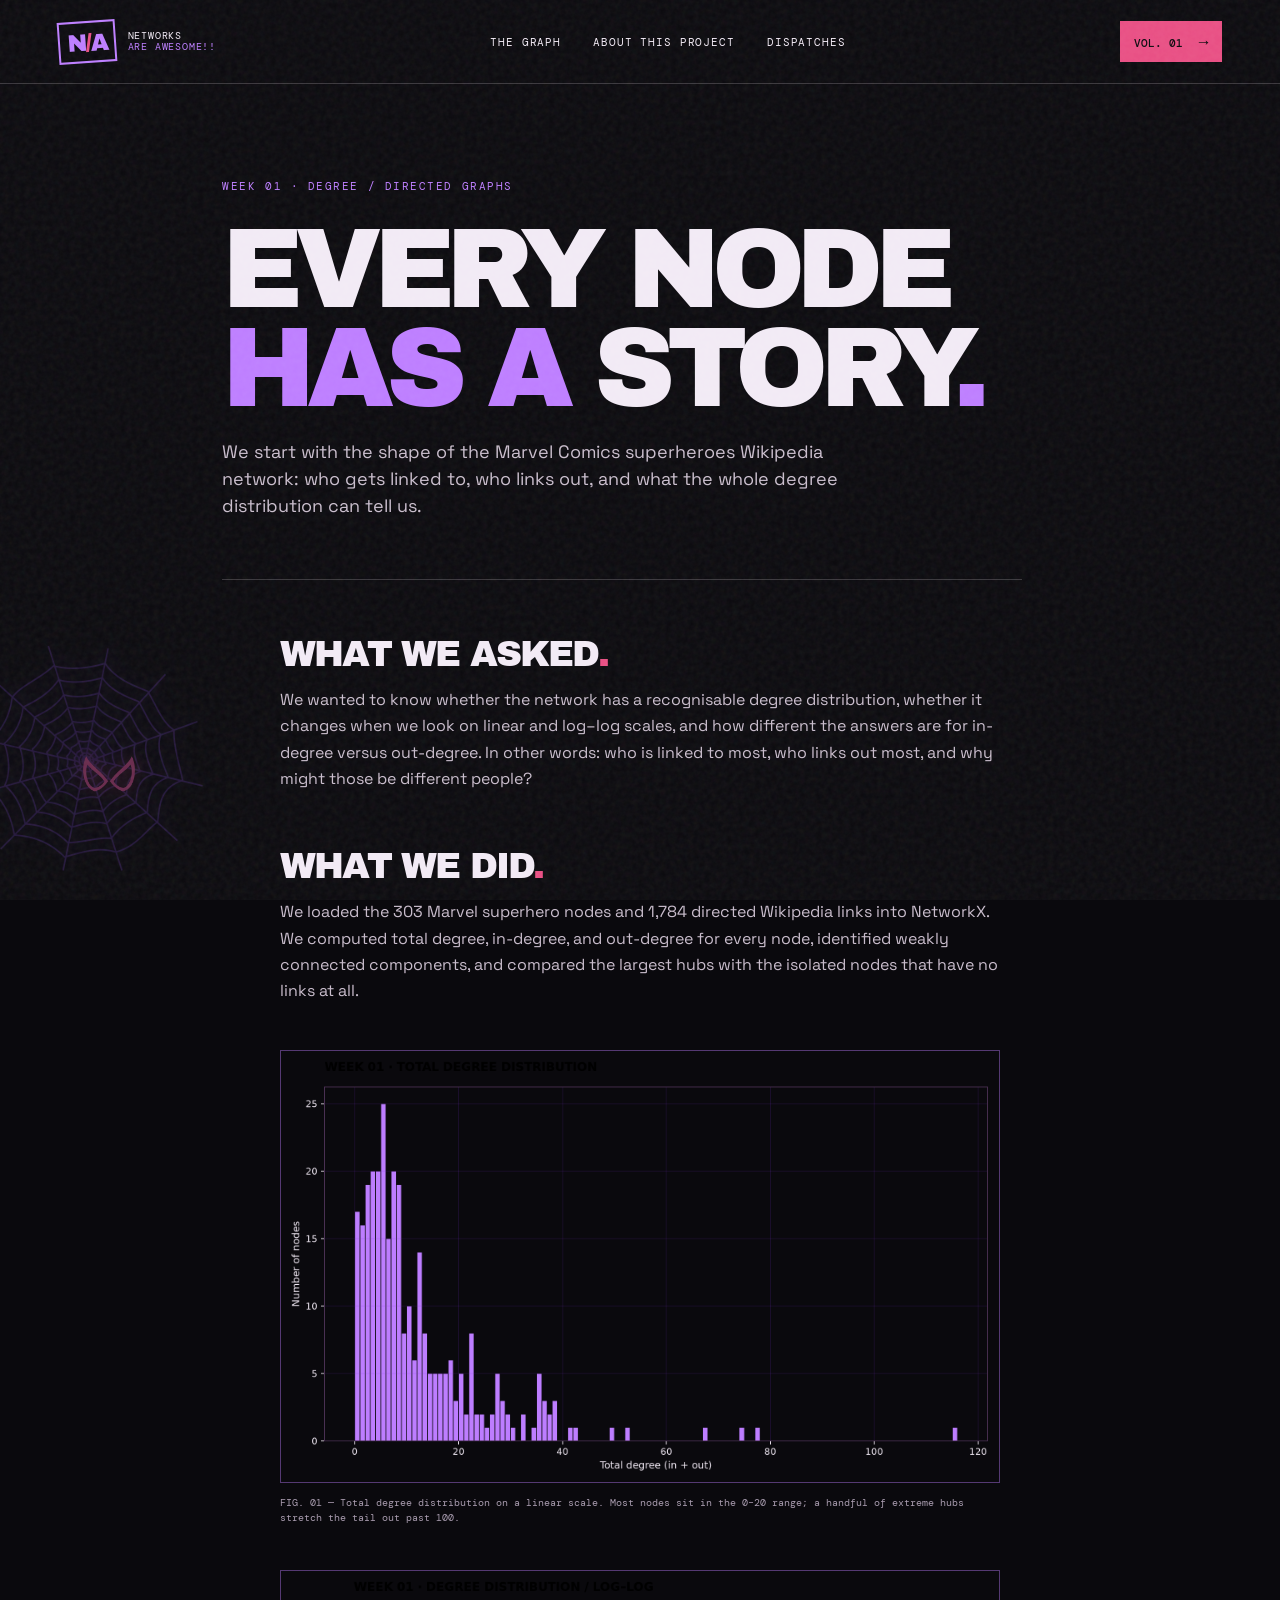
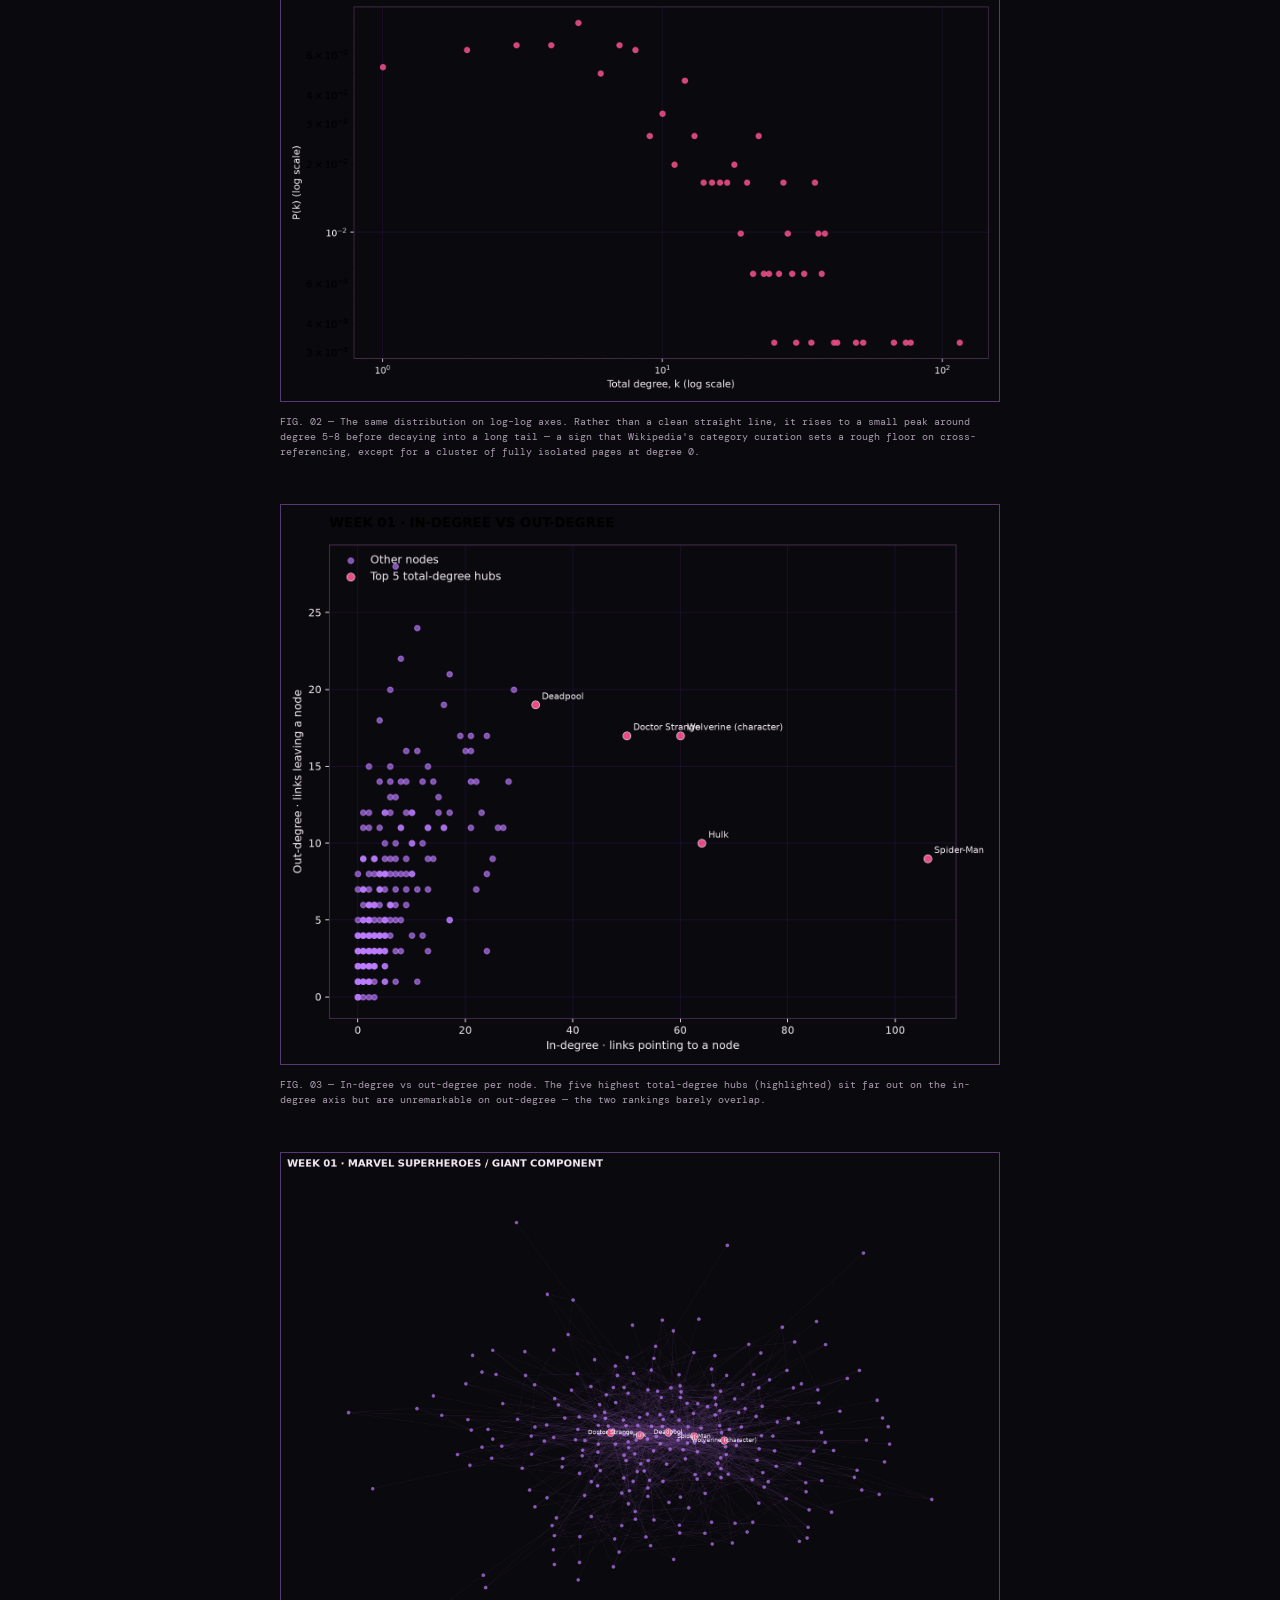
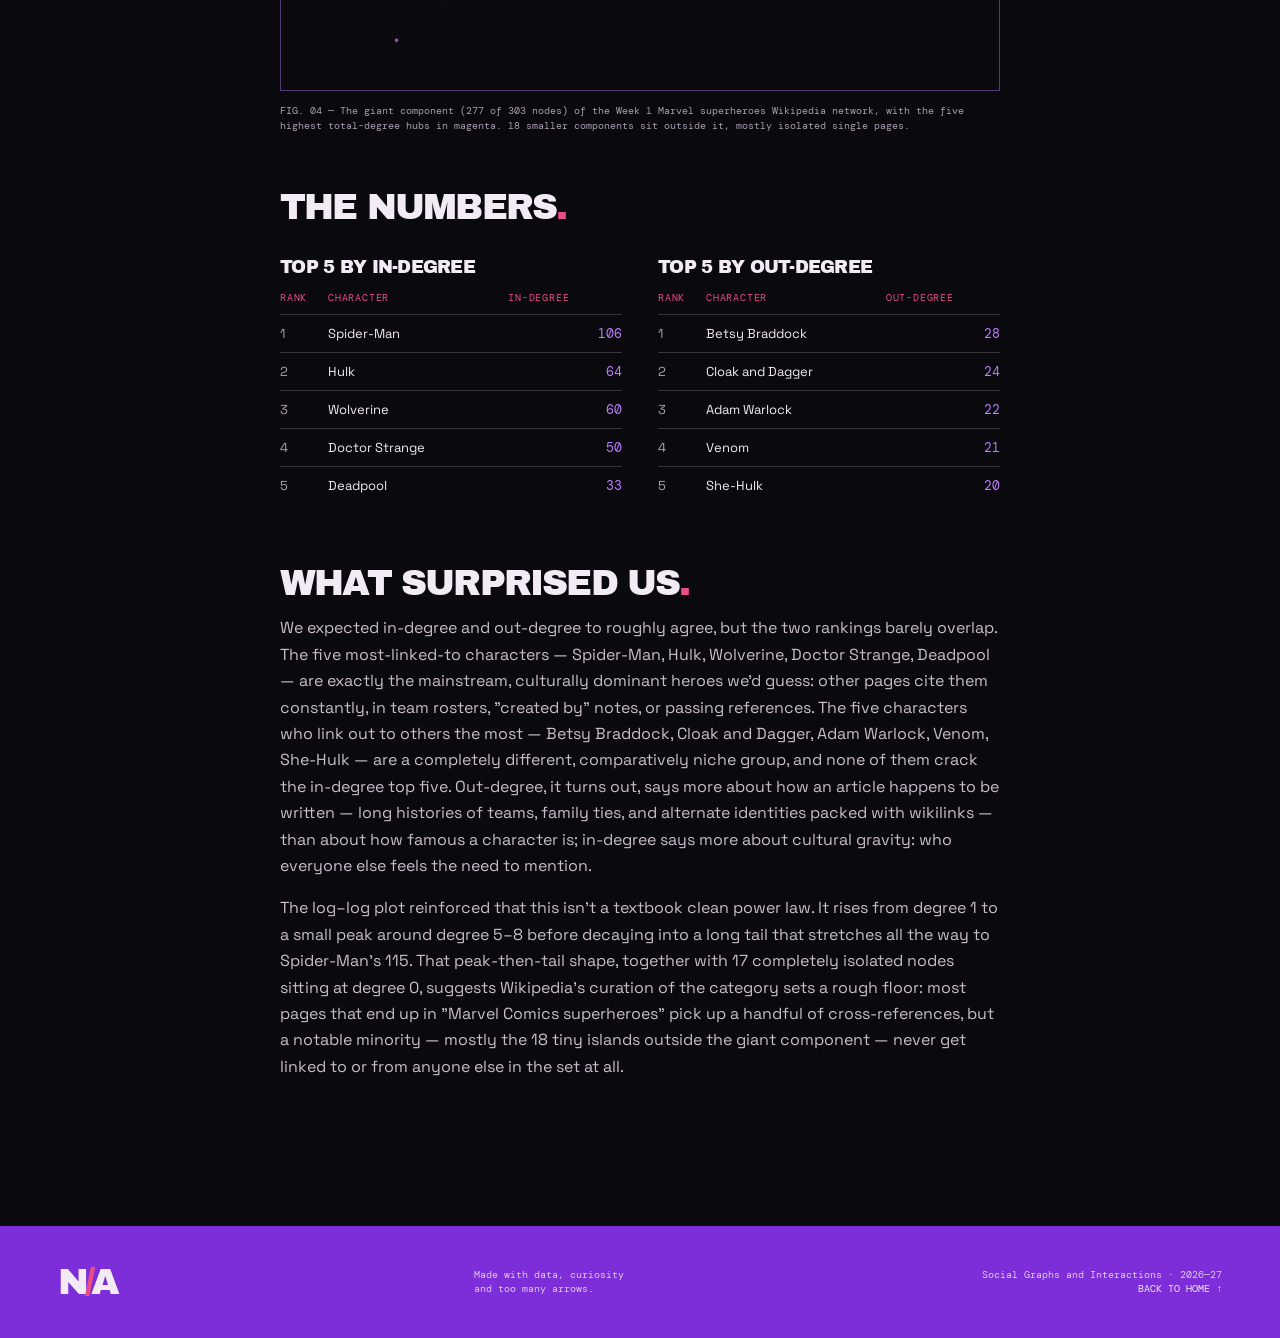
<file: posts/week1.html>
<!doctype html>
<html lang="en">
  <head>
    <meta charset="UTF-8" />
    <meta name="viewport" content="width=device-width, initial-scale=1.0" />
    <meta name="description" content="Week 1 — degree distributions in the Marvel superheroes Wikipedia network." />
    <title>Every node has a story · Networks are awesome!!</title>
    <link rel="preconnect" href="https://fonts.googleapis.com" />
    <link rel="preconnect" href="https://fonts.gstatic.com" crossorigin />
    <link href="https://fonts.googleapis.com/css2?family=Archivo+Black&family=DM+Mono:wght@400;500&family=Space+Grotesk:wght@400;500;600;700&display=swap" rel="stylesheet" />
    <link rel="stylesheet" href="../styles.css" />
    <link rel="icon" type="image/png" href="../images/neural.png" />
    <style>
      .post-page { max-width: 1040px; margin: 0 auto; padding: 95px 8vw 130px; }
      .post-page-header { max-width: 800px; border-bottom: 1px solid var(--line); padding-bottom: 42px; }
      .post-page h1 { margin: 28px 0 20px; font-size: clamp(50px, 9vw, 112px); }
      .post-dek { color: #c9bdcc; font-size: 18px; line-height: 1.5; max-width: 650px; }
      .post-body { max-width: 720px; margin: 60px auto 0; }
      .post-body h2 { font-size: 36px; letter-spacing: -.05em; margin: 60px 0 18px; }
      .post-body p { color: #c9bdcc; font-size: 16px; line-height: 1.65; }
      .post-body strong { color: var(--paper); }
      .key-figure { margin: 45px 0; }
      .key-figure img { display: block; width: 100%; border: 1px solid rgba(189, 125, 255, .42); background: var(--ink); }
      .key-figure figcaption { color: var(--muted); font: 10px/1.5 var(--mono); margin-top: 12px; }
      .back-link { display: inline-block; color: var(--lilac); font: 11px var(--mono); border-bottom: 1px solid var(--lilac); padding-bottom: 5px; }
      @media (max-width: 780px) { .post-page { padding: 60px 8vw 90px; } .post-body { margin-top: 40px; } .post-body h2 { font-size: 30px; } }
    </style>
  </head>
  <body>
    <div class="grain" aria-hidden="true"></div>
    <div class="marvel-easter-eggs" aria-hidden="true">
      <img class="spider-web" src="../images/spider-web.png" alt="" />
      <img class="spider-eyes" src="../images/spiderman-eyes.png" alt="" />
    </div>
    <header class="site-header">
      <a class="brand" href="../index.html" aria-label="Networks are awesome!! - home">
        <span class="brand-mark">N<span>/</span>A</span>
        <span class="brand-name">Networks<br /><em>are awesome!!</em></span>
      </a>
      <nav class="nav" aria-label="Main navigation">
        <a href="../index.html#graph">THE GRAPH</a>
        <a href="../index.html#about">ABOUT THIS PROJECT</a>
        <a href="../index.html#posts">DISPATCHES</a>
      </nav>
      <a class="issue-tag" href="../index.html#posts">VOL. 01 <span>→</span></a>
    </header>

    <main class="post-page">
      <header class="post-page-header">
        <div class="section-kicker">WEEK 01 · DEGREE / DIRECTED GRAPHS</div>
        <h1>Every node<br /><span>has a</span> story<span>.</span></h1>
        <p class="post-dek">We start with the shape of the Marvel Comics superheroes Wikipedia network: who gets linked to, who links out, and what the whole degree distribution can tell us.</p>
      </header>
      <article class="post-body">
        <h2>What we asked<span>.</span></h2>
        <p>We wanted to know whether the network has a recognisable degree distribution, whether it changes when we look on linear and log–log scales, and how different the answers are for in-degree versus out-degree. In other words: who is linked to most, who links out most, and why might those be different people?</p>

        <h2>What we did<span>.</span></h2>
        <p>We loaded the 303 Marvel superhero nodes and 1,784 directed Wikipedia links into NetworkX. We computed total degree, in-degree, and out-degree for every node, identified weakly connected components, and compared the largest hubs with the isolated nodes that have no links at all.</p>

        <figure class="key-figure">
          <img src="../assets/week1/degree_dist_linear.png" alt="Histogram showing the total degree distribution on a linear scale" />
          <figcaption>FIG. 01 — Total degree distribution on a linear scale. Most nodes sit in the 0–20 range; a handful of extreme hubs stretch the tail out past 100.</figcaption>
        </figure>

        <figure class="key-figure">
          <img src="../assets/week1/degree_dist_loglog.png" alt="Total degree distribution plotted on log-log axes" />
          <figcaption>FIG. 02 — The same distribution on log–log axes. Rather than a clean straight line, it rises to a small peak around degree 5–8 before decaying into a long tail — a sign that Wikipedia's category curation sets a rough floor on cross-referencing, except for a cluster of fully isolated pages at degree 0.</figcaption>
        </figure>

        <figure class="key-figure">
          <img src="../assets/week1/in_vs_out_degree.png" alt="Scatter plot comparing in-degree and out-degree for each node" />
          <figcaption>FIG. 03 — In-degree vs out-degree per node. The five highest total-degree hubs (highlighted) sit far out on the in-degree axis but are unremarkable on out-degree — the two rankings barely overlap.</figcaption>
        </figure>

        <figure class="key-figure">
          <img src="../assets/week1/network_art.png" alt="Network visualization of the giant component of the Marvel superheroes Wikipedia graph" />
          <figcaption>FIG. 04 — The giant component (277 of 303 nodes) of the Week 1 Marvel superheroes Wikipedia network, with the five highest total-degree hubs in magenta. 18 smaller components sit outside it, mostly isolated single pages.</figcaption>
        </figure>

        <h2>The numbers<span>.</span></h2>
        <div class="stats-tables">
          <table class="stats-table">
            <caption>Top 5 by in-degree</caption>
            <thead>
              <tr><th>Rank</th><th>Character</th><th>In-degree</th></tr>
            </thead>
            <tbody>
              <tr><td>1</td><td>Spider-Man</td><td>106</td></tr>
              <tr><td>2</td><td>Hulk</td><td>64</td></tr>
              <tr><td>3</td><td>Wolverine</td><td>60</td></tr>
              <tr><td>4</td><td>Doctor Strange</td><td>50</td></tr>
              <tr><td>5</td><td>Deadpool</td><td>33</td></tr>
            </tbody>
          </table>
          <table class="stats-table">
            <caption>Top 5 by out-degree</caption>
            <thead>
              <tr><th>Rank</th><th>Character</th><th>Out-degree</th></tr>
            </thead>
            <tbody>
              <tr><td>1</td><td>Betsy Braddock</td><td>28</td></tr>
              <tr><td>2</td><td>Cloak and Dagger</td><td>24</td></tr>
              <tr><td>3</td><td>Adam Warlock</td><td>22</td></tr>
              <tr><td>4</td><td>Venom</td><td>21</td></tr>
              <tr><td>5</td><td>She-Hulk</td><td>20</td></tr>
            </tbody>
          </table>
        </div>

        <h2>What surprised us<span>.</span></h2>
        <p>We expected in-degree and out-degree to roughly agree, but the two rankings barely overlap. The five most-linked-to characters — Spider-Man, Hulk, Wolverine, Doctor Strange, Deadpool — are exactly the mainstream, culturally dominant heroes we'd guess: other pages cite them constantly, in team rosters, "created by" notes, or passing references. The five characters who link out to others the most — Betsy Braddock, Cloak and Dagger, Adam Warlock, Venom, She-Hulk — are a completely different, comparatively niche group, and none of them crack the in-degree top five. Out-degree, it turns out, says more about how an article happens to be written — long histories of teams, family ties, and alternate identities packed with wikilinks — than about how famous a character is; in-degree says more about cultural gravity: who everyone else feels the need to mention.</p>
        <p>The log–log plot reinforced that this isn't a textbook clean power law. It rises from degree 1 to a small peak around degree 5–8 before decaying into a long tail that stretches all the way to Spider-Man's 115. That peak-then-tail shape, together with 17 completely isolated nodes sitting at degree 0, suggests Wikipedia's curation of the category sets a rough floor: most pages that end up in "Marvel Comics superheroes" pick up a handful of cross-references, but a notable minority — mostly the 18 tiny islands outside the giant component — never get linked to or from anyone else in the set at all.</p>
      </article>
    </main>

    <footer class="site-footer">
      <div class="footer-brand">N<span>/</span>A</div>
      <p>Made with data, curiosity<br />and too many arrows.</p>
      <div class="footer-meta">Social Graphs and Interactions · 2026—27<br /><a href="../index.html">BACK TO HOME ↑</a></div>
    </footer>
  </body>
</html>
</file>
<file: styles.css>
:root {
  --ink: #0a090d;
  --paper: #f2eaf5;
  --lilac: #bd7dff;
  --purple: #7d2ed8;
  --magenta: #e84e83;
  --muted: #a99caf;
  --line: rgba(242, 234, 245, .2);
  --display: "Archivo Black", Impact, sans-serif;
  --body: "Space Grotesk", Arial, sans-serif;
  --mono: "DM Mono", monospace;
}

* { box-sizing: border-box; }
html { scroll-behavior: smooth; }
body { margin: 0; background: var(--ink); color: var(--paper); font-family: var(--body); overflow-x: hidden; }
a { color: inherit; text-decoration: none; }
.grain { position: fixed; inset: 0; pointer-events: none; z-index: 20; opacity: .09; mix-blend-mode: screen; background-image: url("data:image/svg+xml,%3Csvg viewBox='0 0 180 180' xmlns='http://www.w3.org/2000/svg'%3E%3Cfilter id='n'%3E%3CfeTurbulence type='fractalNoise' baseFrequency='.9' numOctaves='3' stitchTiles='stitch'/%3E%3C/filter%3E%3Crect width='100%25' height='100%25' filter='url(%23n)' opacity='.8'/%3E%3C/svg%3E"); }
.site-header { min-height: 84px; display: flex; align-items: center; justify-content: space-between; padding: 18px 4.5vw; border-bottom: 1px solid var(--line); position: relative; z-index: 2; }
.brand { display: flex; align-items: center; gap: 12px; text-transform: uppercase; }
.brand-mark { font: 24px/1 var(--display); color: var(--lilac); letter-spacing: -2px; border: 2px solid var(--lilac); padding: 8px 7px 6px; transform: rotate(-4deg); }
.brand-mark span, .footer-brand span { color: var(--magenta); }
.brand-name { font: 10px/1.05 var(--mono); letter-spacing: .08em; }
.brand-name em { color: var(--lilac); font-style: normal; }
.nav { display: flex; gap: 32px; font: 11px var(--mono); letter-spacing: .08em; }
.nav a { transition: color .2s; }
.nav a:hover, .text-link:hover { color: var(--lilac); }
.issue-tag { background: var(--magenta); color: var(--ink); padding: 10px 14px; font: 11px var(--mono); font-weight: 500; }
.issue-tag span { font-size: 16px; margin-left: 9px; }

.hero { min-height: 690px; display: grid; grid-template-columns: 42% 58%; align-items: center; padding: 65px 4.5vw 70px; position: relative; overflow: hidden; }
.hero::before { content: ""; position: absolute; width: 63vw; height: 63vw; left: -29vw; top: 7%; border-radius: 50%; background: var(--purple); opacity: .15; filter: blur(1px); }
.hero-copy { position: relative; z-index: 1; padding-bottom: 15px; }
.eyebrow, .section-kicker { color: var(--lilac); font: 11px var(--mono); letter-spacing: .14em; }
.eyebrow-dot { display: inline-block; width: 7px; height: 7px; margin-right: 8px; background: var(--magenta); border-radius: 50%; box-shadow: 0 0 13px var(--magenta); }
h1 { font: clamp(52px, 7vw, 106px)/.88 var(--display); letter-spacing: -.075em; margin: 35px 0 28px; text-transform: uppercase; }
h1 span { color: var(--lilac); }
h1 strong { color: var(--magenta); font: inherit; font-style: italic; -webkit-text-stroke: 1px var(--magenta); color: transparent; }
.hero-intro { max-width: 340px; color: #c9bdcc; font-size: 15px; line-height: 1.45; margin: 0 0 31px; }
.button { display: inline-flex; align-items: center; gap: 22px; padding: 14px 18px; font: 11px var(--mono); letter-spacing: .05em; transition: transform .2s, background .2s; }
.button:hover { transform: translate(3px, -3px); }
.button-primary { background: var(--lilac); color: var(--ink); }
.button-primary span { font-size: 18px; }
.hero-visual { height: 560px; position: relative; background-color: #110d19; border: 1px solid rgba(189, 125, 255, .42); overflow: hidden; background-image: radial-gradient(rgba(189,125,255,.22) 1px, transparent 1px); background-size: 8px 8px; }
#network-svg { width: 100%; height: 100%; display: block; }
.network-explorer { position: absolute; inset: 14px 14px auto; z-index: 3; max-width: 690px; padding: 12px; background: rgba(10, 9, 13, .88); border: 1px solid rgba(189, 125, 255, .45); backdrop-filter: blur(5px); }
.network-explorer [hidden] { display: none; }
.network-explorer-heading { color: var(--magenta); font: 10px var(--mono); letter-spacing: .12em; margin-bottom: 9px; }
.network-explorer-fields { display: grid; grid-template-columns: 1fr 1fr auto; gap: 8px; align-items: end; }
.network-explorer-fields label { color: var(--paper); font: 9px var(--mono); text-transform: uppercase; }
.network-explorer-fields small { color: var(--muted); text-transform: none; }
.network-explorer-fields input { display: block; width: 100%; margin-top: 5px; padding: 8px; border: 1px solid rgba(189,125,255,.5); background: #110d19; color: var(--paper); font: 10px var(--mono); outline: none; }
.network-explorer-fields input:focus { border-color: var(--magenta); }
.network-explorer button { border: 1px solid rgba(189,125,255,.6); background: transparent; color: var(--paper); cursor: pointer; padding: 8px 10px; font: 9px var(--mono); }
.network-explorer button:hover, .network-explorer button.is-active { background: var(--lilac); color: var(--ink); }
.network-explorer-fields button { background: var(--magenta); color: var(--ink); }
.network-explorer-hint, .network-result, .network-detail, .network-insight { color: var(--muted); font: 10px/1.4 var(--mono); margin: 8px 0 0; }
.network-result strong, .network-detail strong, .network-insight strong { color: var(--paper); }
.network-path-controls, .network-play-controls { display: flex; flex-wrap: wrap; gap: 5px; margin-top: 8px; }
.network-play-controls span { color: var(--lilac); align-self: center; font: 9px var(--mono); }
.network-detail { border-top: 1px solid var(--line); padding-top: 8px; }
.network-detail-grid { display: grid; grid-template-columns: repeat(5, 1fr); gap: 6px; margin-top: 6px; }
.network-detail-grid span { color: var(--lilac); }
.network-detail-grid small { display: block; color: var(--muted); font-size: 8px; }
.network-path-text { color: var(--paper); line-height: 1.5; }
.network-path-text b { color: var(--magenta); }
.network-insight { border-left: 2px solid var(--lilac); padding-left: 8px; }
.network-path-link { stroke: var(--magenta) !important; stroke-opacity: 1 !important; stroke-width: 2.5 !important; }
.network-path-link-secondary { stroke: var(--lilac) !important; stroke-opacity: .85 !important; stroke-width: 1.8 !important; }
.network-path-node { stroke: var(--paper) !important; stroke-width: 2.5 !important; }
.network-path-current { fill: var(--cyan) !important; }
.network-endpoint { fill: var(--magenta) !important; stroke: var(--paper) !important; stroke-width: 2.5 !important; }
.graph-label { position: absolute; z-index: 1; font: 10px var(--mono); letter-spacing: .12em; color: var(--lilac); }
.graph-label-top { top: 20px; left: 22px; }
.graph-label-top span { color: var(--magenta); font-size: 16px; vertical-align: -1px; }
.graph-label-bottom { right: 18px; bottom: 17px; text-align: right; color: var(--paper); }
.graph-label-bottom small { color: var(--muted); font-size: 9px; }
.burst { position: absolute; z-index: 1; font: 22px var(--display); color: var(--ink); background: var(--lilac); width: 43px; height: 43px; display: grid; place-items: center; clip-path: polygon(50% 0, 62% 28%, 93% 10%, 78% 43%, 100% 58%, 68% 65%, 80% 100%, 50% 74%, 24% 100%, 29% 68%, 0 69%, 24% 47%, 4% 23%, 38% 29%); }
.burst-one { top: 70px; right: 60px; transform: rotate(14deg); }
.burst-two { bottom: 76px; left: 24px; color: var(--paper); background: var(--magenta); transform: rotate(-17deg); }
.hero-sticker { position: absolute; right: 3vw; bottom: 24px; border: 2px solid var(--magenta); color: var(--magenta); font: 15px/1 var(--display); padding: 14px; transform: rotate(-8deg); text-align: center; z-index: 2; }

.ticker { background: var(--lilac); color: var(--ink); overflow: hidden; white-space: nowrap; padding: 14px 0; transform: rotate(-1.2deg) scale(1.03); margin: 0 -10px; }
.ticker-track { display: flex; align-items: center; justify-content: space-around; gap: 28px; font: 18px var(--display); letter-spacing: .04em; }
.ticker b { color: var(--magenta); font-size: 25px; }
.intro-grid { position: relative; display: grid; grid-template-columns: 1fr 1.5fr 1fr; gap: 30px; padding: 130px 8vw 135px; align-items: start; }
.intro-statement { font: clamp(39px, 5.2vw, 76px)/.9 var(--display); letter-spacing: -.07em; text-transform: uppercase; }
.intro-statement span { color: var(--magenta); font-style: italic; }
.intro-detail { max-width: 270px; color: var(--muted); font-size: 14px; line-height: 1.5; }
.text-link { display: inline-block; color: var(--lilac); margin-top: 22px; font: 11px var(--mono); border-bottom: 1px solid var(--lilac); padding-bottom: 5px; }
.text-link span { color: var(--magenta); font-size: 16px; margin-left: 8px; }

.posts-section { padding: 0 8vw 125px; }
.posts-heading { display: flex; align-items: end; justify-content: space-between; border-top: 1px solid var(--line); padding-top: 25px; margin-bottom: 45px; }
h2 { margin: 22px 0 0; font: clamp(50px, 8vw, 112px)/.8 var(--display); letter-spacing: -.08em; text-transform: uppercase; }
h2 span { color: var(--magenta); }
.posts-aside { font: 12px/1.35 var(--mono); color: var(--muted); margin: 0; text-align: right; }
.posts-aside em { color: var(--lilac); }
.posts-list { border-top: 1px solid var(--line); }
.post-link { display: block; }
.post { display: grid; grid-template-columns: 105px 1fr 190px 30px; gap: 30px; align-items: center; min-height: 148px; border-bottom: 1px solid var(--line); transition: background .25s, padding .25s; }
.post:hover { background: rgba(189,125,255,.08); padding-left: 15px; padding-right: 15px; }
.post-number { color: var(--magenta); font: 34px var(--display); }
.post-date, .post-type { color: var(--muted); font: 10px var(--mono); letter-spacing: .08em; }
.post-title { font: 25px/1.05 var(--display); text-transform: uppercase; letter-spacing: -.04em; margin: 7px 0 0; }
.post-summary { color: var(--muted); font-size: 12px; line-height: 1.4; margin: 8px 0 0; max-width: 500px; }
.post-arrow { font-size: 24px; color: var(--lilac); transition: transform .2s; }
.post:hover .post-arrow { transform: translate(5px, -5px); }
.stats-tables { display: grid; grid-template-columns: repeat(2, minmax(0, 1fr)); gap: 36px; margin: 35px 0 65px; }
.stats-table { width: 100%; border-collapse: collapse; color: var(--paper); font-size: 13px; }
.stats-table caption { color: var(--paper); font: 18px var(--display); letter-spacing: -.04em; text-align: left; text-transform: uppercase; margin-bottom: 14px; }
.stats-table th { color: var(--magenta); font: 10px var(--mono); letter-spacing: .08em; text-align: left; text-transform: uppercase; padding: 0 0 10px; }
.stats-table td { border-top: 1px solid var(--line); padding: 10px 0; }
.stats-table td:first-child { color: var(--muted); width: 48px; }
.stats-table td:last-child { color: var(--lilac); font: 13px var(--mono); text-align: right; }

.site-footer { display: flex; align-items: center; justify-content: space-between; padding: 32px 4.5vw; background: var(--purple); color: var(--paper); }
.footer-brand { font: 37px var(--display); letter-spacing: -.1em; }
.site-footer p, .footer-meta { font: 10px/1.4 var(--mono); color: #dfc9ed; }
.footer-meta { text-align: right; }
.footer-meta a { color: var(--paper); }

/* A quiet Marvel reference: a web sits behind a pair of blinking eyes. */
/* .marvel-easter-eggs { position: fixed; right: -52px; bottom: -67px; width: 250px; height: 250px; pointer-events: none; z-index: 3; opacity: .42; } */
.marvel-easter-eggs { position: absolute; left: -40px; bottom: 20px; width: 250px; height: 250px; pointer-events: none; z-index: 0; opacity: .42; }
.spider-web { position: absolute; inset: 0; width: 100%; height: 100%; object-fit: contain; filter: brightness(0) saturate(100%) invert(31%) sepia(76%) saturate(2054%) hue-rotate(245deg) brightness(87%) contrast(96%); opacity: .55; }
.spider-eyes { position: absolute; width: 58px; height: 58px; right: 72px; bottom: 77px; object-fit: contain; filter: brightness(0) saturate(100%) invert(58%) sepia(71%) saturate(4057%) hue-rotate(299deg) brightness(96%) contrast(88%) drop-shadow(0 0 8px rgba(232, 78, 131, .65)); transform-origin: 50% 52%; animation: spider-blink 8s infinite; }
@keyframes spider-blink { 0%, 7%, 100% { transform: scaleY(1); } 3%, 4.5% { transform: scaleY(.08); } }
@media (prefers-reduced-motion: reduce) { .spider-eyes { animation: none; } }

@media (max-width: 780px) {
  .site-header { padding: 14px 5vw; }
  .nav { display: none; }
  .hero { display: block; padding: 52px 5vw 40px; min-height: auto; }
  .hero-copy { margin-bottom: 42px; }
  h1 { font-size: clamp(52px, 16vw, 92px); }
  .hero-visual { height: 430px; }
  .network-explorer { inset: 10px; }
  .network-explorer-fields { grid-template-columns: 1fr; }
  .network-detail-grid { grid-template-columns: repeat(3, 1fr); }
  .hero-sticker { right: 5vw; bottom: 17px; font-size: 11px; padding: 10px; }
  .intro-grid { grid-template-columns: 1fr; gap: 28px; padding: 95px 8vw; }
  .intro-statement { font-size: 58px; }
  .posts-section { padding: 0 8vw 90px; }
  .posts-heading { align-items: start; }
  .post { grid-template-columns: 45px 1fr 22px; gap: 14px; min-height: 145px; }
  .post-meta { display: none; }
  .post-number { font-size: 22px; }
  .post-title { font-size: 18px; }
  .post-summary { font-size: 11px; }
  .posts-aside { display: none; }
  .stats-tables { grid-template-columns: 1fr; gap: 30px; margin-bottom: 50px; }
  .site-footer { gap: 15px; align-items: start; }
  .site-footer p { margin: 3px 0 0; }
  .footer-meta { font-size: 9px; }
  .marvel-easter-eggs { right: -66px; bottom: -75px; width: 210px; height: 210px; opacity: .34; }
  .spider-eyes { width: 48px; height: 48px; right: 60px; bottom: 65px; }
}
</file>
